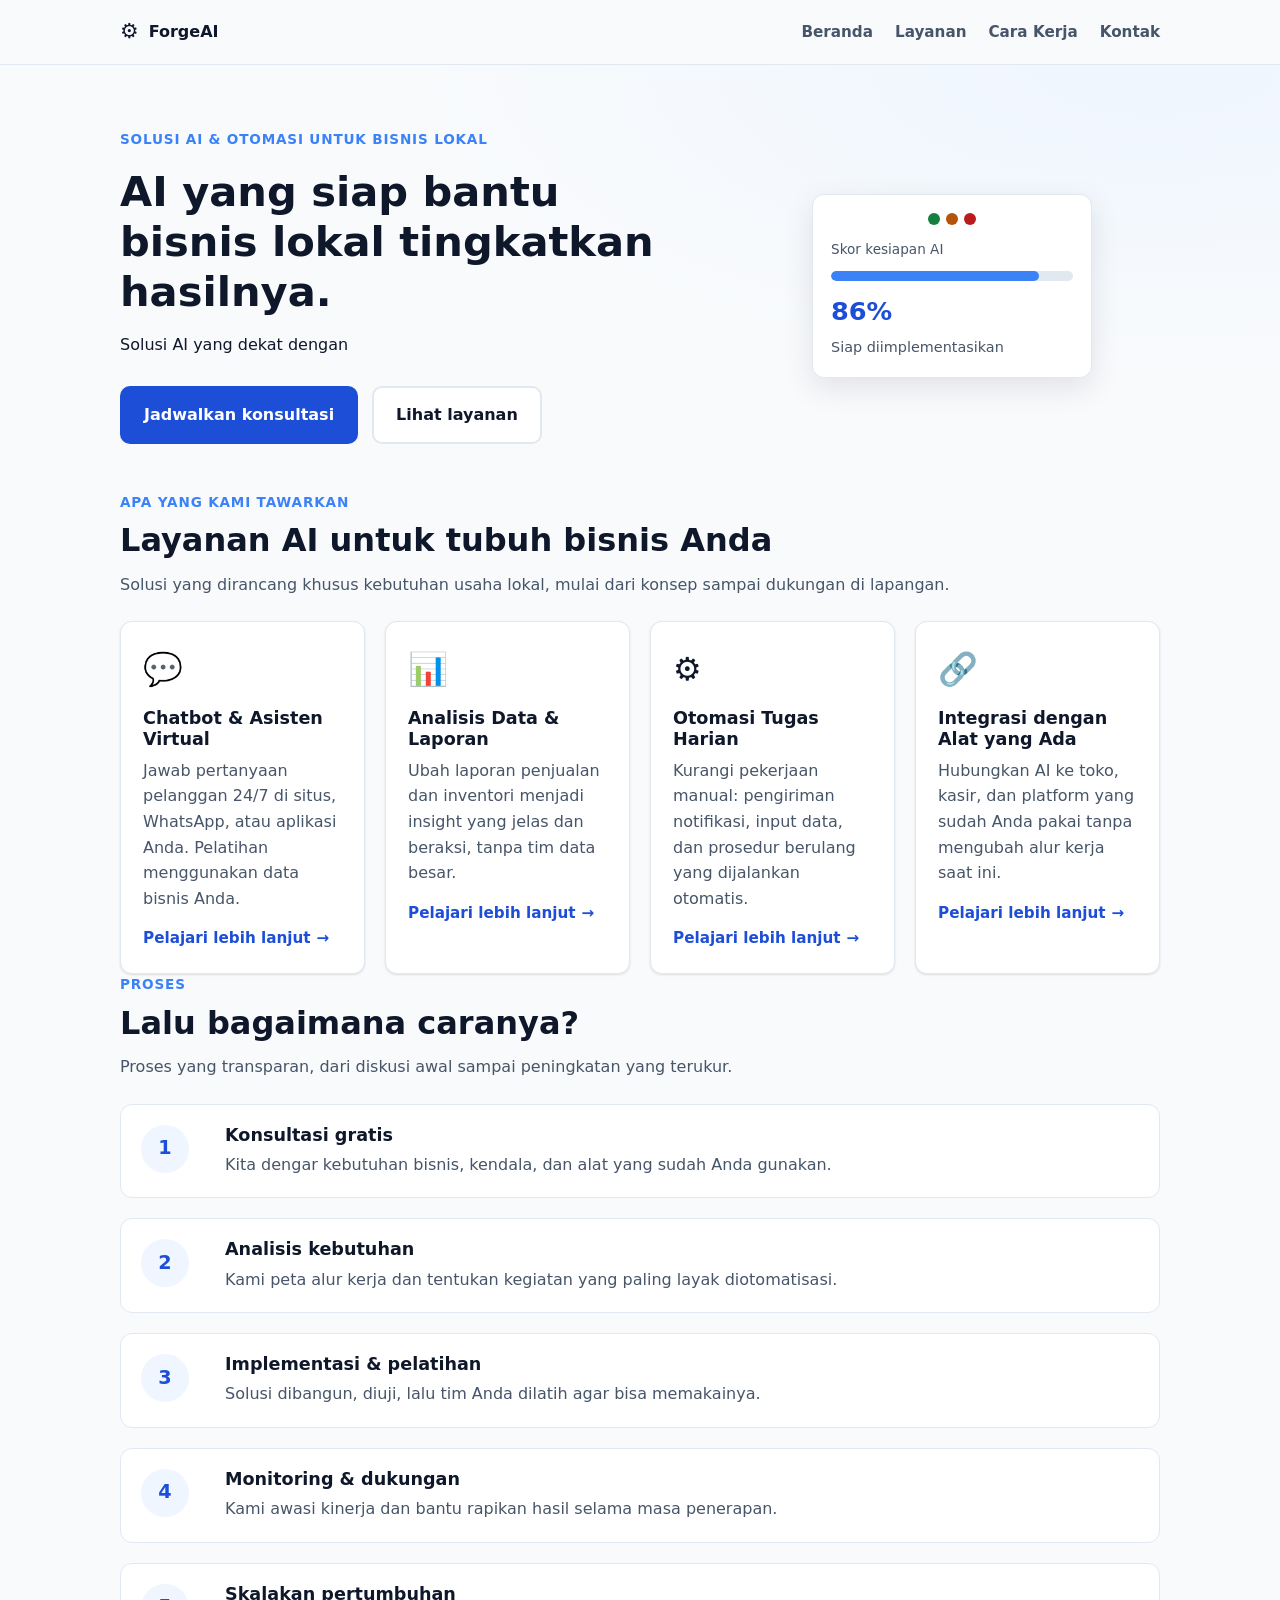
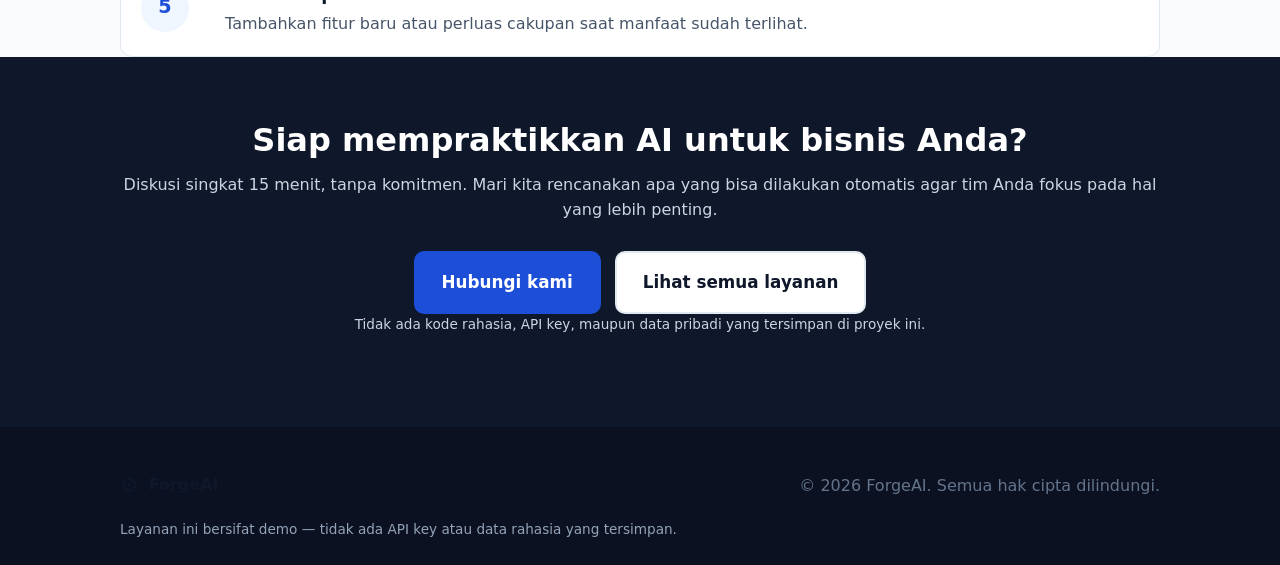
<file: index.html>
<!DOCTYPE html>
<html lang="id">
<head>
  <meta charset="UTF-8">
  <meta name="viewport" content="width=device-width, initial-scale=1.0">
  <meta name="description" content="ForgeAI — Solusi kecerdasan buatan (AI) yang siap digunakan untuk bisnis lokal. Chatbot, analisis data, otomasi, dan integrasi.">
  <title>ForgeAI — AI untuk Bisnis Lokal</title>
  <link rel="stylesheet" href="styles/main.css">
</head>
<body>
  <header class="site-header">
    <div class="container header-inner">
      <a class="brand" href="#beranda" aria-label="ForgeAI Home">
        <span class="brand-mark">⚙️</span>
        <span class="brand-name">ForgeAI</span>
      </a>
      <button class="nav-toggle" aria-label="Buka menu" aria-expanded="false" aria-controls="nav-list" type="button">
        <span class="nav-hamburger"></span>
      </button>
      <nav class="nav" id="nav-list" aria-label="Utama">
        <ul>
          <li><a href="#beranda">Beranda</a></li>
          <li><a href="#layanan">Layanan</a></li>
          <li><a href="#cara-kerja">Cara Kerja</a></li>
          <li><a href="#kontak">Kontak</a></li>
        </ul>
      </nav>
    </div>
  </header>

  <section class="hero" id="beranda">
    <div class="container hero-inner">
      <div class="hero-copy">
        <p class="eyebrow">Solusi AI &amp; Otomasi untuk Bisnis Lokal</p>
        <h1>AI yang siap bantu bisnis lokal <strong>tingkatkan</strong> hasilnya.</h1>
        <p class="lede">
          Chatbot pintar, analisis data, otomasi tugas, dan integrasi dengan alat yang sudah
          Anda pakai. Implementasi cepat, tetap di lingkungan Anda.
        </p>
        <div class="hero-actions">
          <a class="btn btn-primary" href="#cara-kerja">Jadwalkan konsultasi</a>
          <a class="btn btn-secondary" href="#layanan">Lihat layanan</a>
        </div>
      </div>
      <div class="hero-visual" aria-hidden="true">
        <div class="mock-card">
          <div class="mock-card-top">
            <span class="dot dot-green"></span>
            <span class="dot dot-amber"></span>
            <span class="dot dot-red"></span>
          </div>
          <div class="mock-card-body">
            <p class="mock-label">Skor kesiapan AI</p>
            <div class="mock-bar">
              <div class="mock-bar-fill" style="width: 86%;"></div>
            </div>
            <p class="mock-value">86%</p>
            <p class="mock-sub">Siap diimplementasikan</p>
          </div>
        </div>
      </div>
    </div>
  </section>

  <section class="services" id="layanan">
    <div class="container">
      <div class="section-head">
        <p class="eyebrow">Apa yang kami tawarkan</p>
        <h2>Layanan AI untuk tubuh bisnis Anda</h2>
        <p class="section-sub">
          Solusi yang dirancang khusus kebutuhan usaha lokal, mulai dari konsep sampai
          dukungan di lapangan.
        </p>
      </div>
      <div class="card-grid">
        <article class="card">
          <div class="card-icon">💬</div>
          <h3>Chatbot &amp; Asisten Virtual</h3>
          <p>
            Jawab pertanyaan pelanggan 24/7 di situs, WhatsApp, atau aplikasi Anda.
            Pelatihan menggunakan data bisnis Anda.
          </p>
          <a class="card-link" href="#cara-kerja">Pelajari lebih lanjut <span>→</span></a>
        </article>
        <article class="card">
          <div class="card-icon">📊</div>
          <h3>Analisis Data &amp; Laporan</h3>
          <p>
            Ubah laporan penjualan dan inventori menjadi insight yang jelas dan
            beraksi, tanpa tim data besar.
          </p>
          <a class="card-link" href="#cara-kerja">Pelajari lebih lanjut <span>→</span></a>
        </article>
        <article class="card">
          <div class="card-icon">⚙️</div>
          <h3>Otomasi Tugas Harian</h3>
          <p>
            Kurangi pekerjaan manual: pengiriman notifikasi, input data, dan
            prosedur berulang yang dijalankan otomatis.
          </p>
          <a class="card-link" href="#cara-kerja">Pelajari lebih lanjut <span>→</span></a>
        </article>
        <article class="card">
          <div class="card-icon">🔗</div>
          <h3>Integrasi dengan Alat yang Ada</h3>
          <p>
            Hubungkan AI ke toko, kasir, dan platform yang sudah Anda pakai
            tanpa mengubah alur kerja saat ini.
          </p>
          <a class="card-link" href="#cara-kerja">Pelajari lebih lanjut <span>→</span></a>
        </article>
      </div>
    </div>
  </section>

  <section class="workflow" id="cara-kerja">
    <div class="container">
      <div class="section-head">
        <p class="eyebrow">Proses</p>
        <h2>Lalu bagaimana caranya?</h2>
        <p class="section-sub">
          Proses yang transparan, dari diskusi awal sampai peningkatan yang terukur.
        </p>
      </div>
      <ol class="steps">
        <li class="step">
          <div class="step-num">1</div>
          <div class="step-body">
            <h3>Konsultasi gratis</h3>
            <p>
              Kita dengar kebutuhan bisnis, kendala, dan alat yang sudah Anda gunakan.
            </p>
          </div>
        </li>
        <li class="step">
          <div class="step-num">2</div>
          <div class="step-body">
            <h3>Analisis kebutuhan</h3>
            <p>
              Kami peta alur kerja dan tentukan kegiatan yang paling layak diotomatisasi.
            </p>
          </div>
        </li>
        <li class="step">
          <div class="step-num">3</div>
          <div class="step-body">
            <h3>Implementasi &amp; pelatihan</h3>
            <p>
              Solusi dibangun, diuji, lalu tim Anda dilatih agar bisa memakainya.
            </p>
          </div>
        </li>
        <li class="step">
          <div class="step-num">4</div>
          <div class="step-body">
            <h3>Monitoring &amp; dukungan</h3>
            <p>
              Kami awasi kinerja dan bantu rapikan hasil selama masa penerapan.
            </p>
          </div>
        </li>
        <li class="step">
          <div class="step-num">5</div>
          <div class="step-body">
            <h3>Skalakan pertumbuhan</h3>
            <p>
              Tambahkan fitur baru atau perluas cakupan saat manfaat sudah terlihat.
            </p>
          </div>
        </li>
      </ol>
    </div>
  </section>

  <section class="cta" id="kontak">
    <div class="container cta-inner">
      <h2>Siap mempraktikkan AI untuk bisnis Anda?</h2>
      <p>
        Diskusi singkat 15 menit, tanpa komitmen. Mari kita rencanakan apa yang bisa
        dilakukan otomatis agar tim Anda fokus pada hal yang lebih penting.
      </p>
      <div class="cta-actions">
        <a class="btn btn-primary btn-lg" href="mailto:hi@forgeai.example">Hubungi kami</a>
        <a class="btn btn-secondary btn-lg" href="#layanan">Lihat semua layanan</a>
      </div>
      <p class="cta-note">Tidak ada kode rahasia, API key, maupun data pribadi yang tersimpan di proyek ini.</p>
    </div>
  </section>

  <footer class="site-footer">
    <div class="container">
      <div class="footer-inner">
        <a class="brand" href="#beranda">
          <span class="brand-mark">⚙️</span>
          <span class="brand-name">ForgeAI</span>
        </a>
        <p class="footer-copy">&copy; 2026 ForgeAI. Semua hak cipta dilindungi.</p>
        <p class="footer-note">Layanan ini bersifat demo — tidak ada API key atau data rahasia yang tersimpan.</p>
      </div>
    </div>
  </footer>

  <button class="back-to-top" aria-label="Kembali ke atas" type="button">↑</button>

  <script src="scripts/main.js"></script>
</body>
</html>
</file>
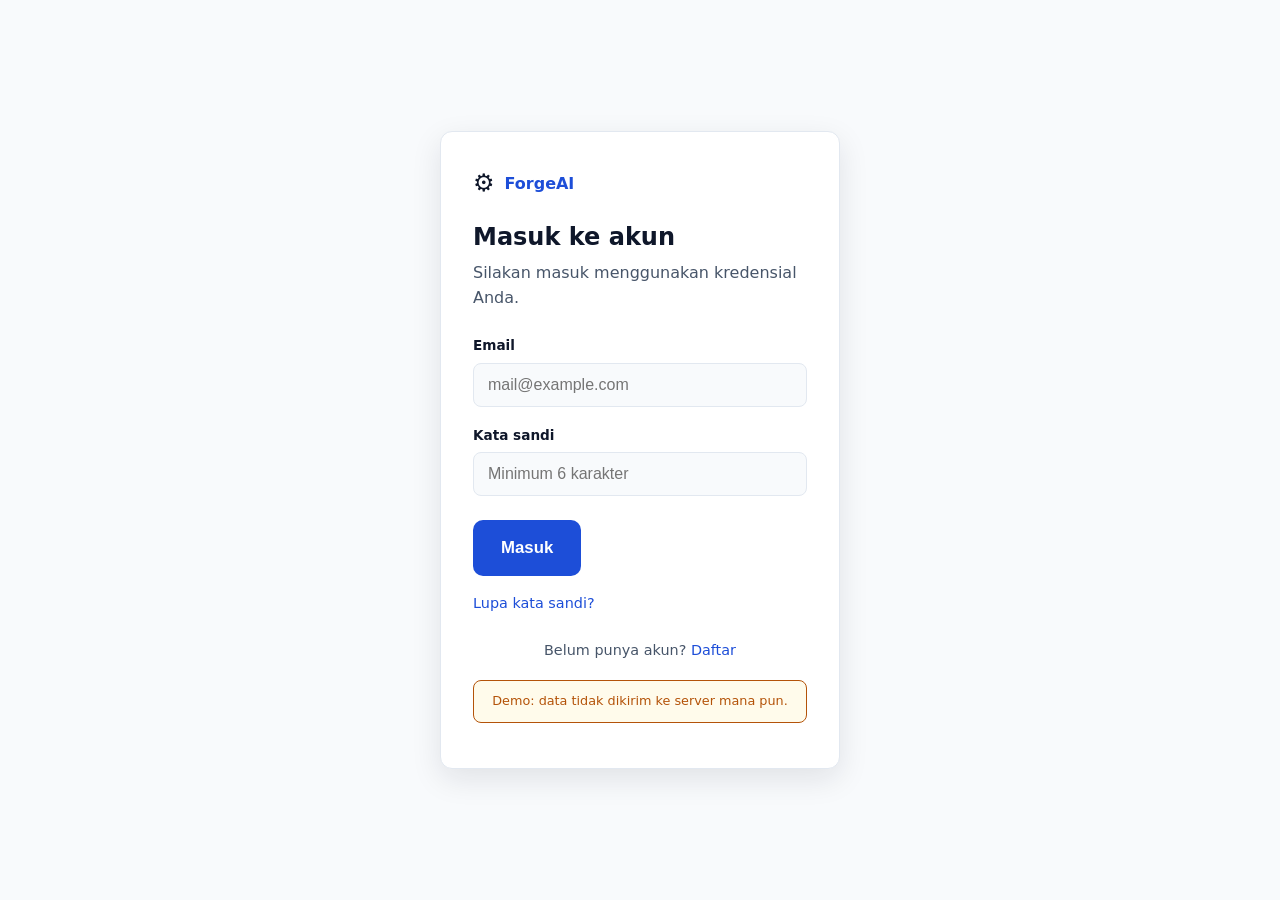
<file: login.html>
<!DOCTYPE html>
<html lang="id">
<head>
  <meta charset="UTF-8">
  <meta name="viewport" content="width=device-width, initial-scale=1.0">
  <meta name="description" content="ForgeAI — Login ke akun">
  <title>Login — ForgeAI</title>
  <link rel="stylesheet" href="styles/main.css">
  <style>
    /* ---------- Login page ---------- */
    .login-wrapper {
      min-height: 100vh;
      display: flex;
      align-items: center;
      justify-content: center;
      padding: 24px;
      background: var(--bg);
    }

    .login-card {
      width: 100%;
      max-width: 400px;
      background: var(--surface);
      border: 1px solid var(--border);
      border-radius: var(--radius);
      box-shadow: var(--shadow-lg);
      padding: 32px;
    }

    .login-brand {
      display: flex;
      align-items: center;
      gap: 10px;
      margin-bottom: 20px;
    }

    .login-brand .brand-mark { font-size: 1.5rem; }
    .login-brand .brand-name { font-weight: 800; color: var(--primary); }

    .login-card h1 {
      margin: 0 0 8px;
      font-size: 1.5rem;
    }

    .login-card .lede {
      margin: 0 0 24px;
      color: var(--text-muted);
    }

    .field { margin-bottom: 18px; }

    .field label {
      display: block;
      font-size: 0.85rem;
      font-weight: 700;
      margin-bottom: 6px;
      color: var(--text);
    }

    .field input {
      width: 100%;
      padding: 12px 14px;
      border: 1px solid var(--border);
      border-radius: 8px;
      font-size: 1rem;
      color: var(--text);
      background: var(--bg);
      transition: border-color 0.2s, box-shadow 0.2s;
    }

    .field input:focus {
      outline: none;
      border-color: var(--primary);
      box-shadow: 0 0 0 3px var(--accent-soft);
    }

    .field input.invalid {
      border-color: var(--red);
      box-shadow: 0 0 0 3px var(--red-soft);
    }

    .field .error {
      margin: 6px 0 0;
      font-size: 0.8rem;
      color: var(--red);
    }

    .login-actions { margin-top: 24px; }

    .login-card .forgot {
      display: block;
      margin-top: 16px;
      font-size: 0.9rem;
      color: var(--primary);
      text-decoration: none;
    }

    .login-card .forgot:hover { text-decoration: underline; }

    .login-footer {
      margin-top: 24px;
      text-align: center;
      font-size: 0.9rem;
      color: var(--text-muted);
    }

    .login-footer a {
      color: var(--primary);
      text-decoration: none;
    }

    .login-footer a:hover { text-decoration: underline; }

    .demo-note {
      margin-top: 18px;
      padding: 10px 12px;
      background: var(--amber-soft);
      border: 1px solid var(--amber);
      border-radius: 8px;
      font-size: 0.8rem;
      color: var(--amber);
      text-align: center;
    }
  </style>
</head>
<body>
  <main class="login-wrapper">
    <div class="login-card">
      <div class="login-brand">
        <span class="brand-mark">⚙️</span>
        <span class="brand-name">ForgeAI</span>
      </div>

      <h1>Masuk ke akun</h1>
      <p class="lede">Silakan masuk menggunakan kredensial Anda.</p>

      <form id="login-form" novalidate>
        <div class="field">
          <label for="email">Email</label>
          <input
            id="email"
            name="email"
            type="email"
            autocomplete="username"
            placeholder="mail@example.com"
            required
          >
          <p class="error" id="email-error" hidden>Format email tidak valid.</p>
        </div>

        <div class="field">
          <label for="password">Kata sandi</label>
          <input
            id="password"
            name="password"
            type="password"
            autocomplete="current-password"
            placeholder="Minimum 6 karakter"
            required
            minlength="6"
          >
          <p class="error" id="password-error" hidden>Kata sandi minimal 6 karakter.</p>
        </div>

        <div class="login-actions">
          <button type="submit" class="btn btn-primary btn-lg">Masuk</button>
        </div>
      </form>

      <p class="forgot"><a href="#lupa">Lupa kata sandi?</a></p>

      <p class="login-footer">
        Belum punya akun? <a href="#">Daftar</a>
      </p>

      <p class="demo-note">Demo: data tidak dikirim ke server mana pun.</p>
    </div>
  </main>

  <script>
    (function () {
      "use strict";
      var form = document.getElementById("login-form");
      var email = document.getElementById("email");
      var password = document.getElementById("password");
      var emailError = document.getElementById("email-error");
      var passwordError = document.getElementById("password-error");

      function showError(el, errorEl) {
        el.classList.add("invalid");
        errorEl.hidden = false;
      }

      function clearError(el, errorEl) {
        el.classList.remove("invalid");
        errorEl.hidden = true;
      }

      form.addEventListener("submit", function (e) {
        e.preventDefault();
        var valid = true;

        clearError(email, emailError);
        clearError(password, passwordError);

        if (!email.value.trim() || !/^[^\s@]+@[^\s@]+\.[^\s@]+$/.test(email.value.trim())) {
          showError(email, emailError);
          valid = false;
        }
        if (!password.value || password.value.length < 6) {
          showError(password, passwordError);
          valid = false;
        }

        if (!valid) return;

        // Demo only — no backend is connected. In a real app this would POST
        // to an API and redirect on success.
        var btn = form.querySelector("button[type=submit]");
        btn.textContent = "Memproses…";
        btn.disabled = true;
        window.setTimeout(function () {
          btn.textContent = "Masuk";
          btn.disabled = false;
          alert("Login demo berhasil (tanpa backend). Uji coba dalam wujud statis saja.");
        }, 600);
      });
    })();
  </script>
</body>
</html>
</file>
<file: styles/main.css>
:root {
  --bg: #f8fafc;
  --surface: #ffffff;
  --text: #0f172a;
  --text-muted: #475569;
  --primary: #1d4ed8;
  --primary-hover: #1e40af;
  --accent: #3b82f6;
  --accent-soft: #eff6ff;
  --border: #e2e8f0;
  --green: #15803d;
  --green-soft: #f0fdf4;
  --amber: #b45309;
  --amber-soft: #fffbeb;
  --red: #b91c1c;
  --radius: 12px;
  --shadow: 0 1px 3px rgba(15, 23, 42, 0.08), 0 1px 2px rgba(15, 23, 42, 0.04);
  --shadow-lg: 0 10px 30px rgba(15, 23, 42, 0.10);
  --font: "Segoe UI", system-ui, -apple-system, sans-serif;
}

* { box-sizing: border-box; }

html { scroll-behavior: smooth; }

body {
  margin: 0;
  font-family: var(--font);
  color: var(--text);
  background: var(--bg);
  line-height: 1.6;
  -webkit-font-smoothing: antialiased;
}

img { max-width: 100%; display: block; }

a { color: var(--primary); text-decoration: none; }
a:hover { color: var(--accent); }

.container {
  width: 100%;
  max-width: 1080px;
  margin: 0 auto;
  padding: 0 20px;
}

.eyebrow {
  margin: 0 0 8px;
  font-size: 0.85rem;
  font-weight: 700;
  letter-spacing: 0.06em;
  text-transform: uppercase;
  color: var(--accent);
}

h1, h2, h3 { line-height: 1.2; margin: 0 0 12px; }
h1 { font-size: clamp(1.7rem, 4vw, 2.6rem); }
h2 { font-size: clamp(1.4rem, 3vw, 2rem); }
h3 { font-size: 1.1rem; }

.section-sub { color: var(--text-muted); margin: 0 0 24px; }

/* ---------- Header ---------- */
.site-header {
  position: sticky;
  top: 0;
  z-index: 50;
  background: rgba(248, 250, 252, 0.92);
  backdrop-filter: blur(8px);
  border-bottom: 1px solid var(--border);
}

.header-inner {
  display: flex;
  align-items: center;
  justify-content: space-between;
  height: 64px;
}

.brand {
  display: flex;
  align-items: center;
  gap: 10px;
  font-weight: 800;
  color: var(--text);
  min-width: 160px;
}

.brand-mark { font-size: 1.3rem; }

.nav ul {
  list-style: none;
  margin: 0;
  padding: 0;
  display: flex;
  gap: 22px;
}

.nav a {
  color: var(--text-muted);
  font-weight: 600;
  font-size: 0.95rem;
}
.nav a:hover { color: var(--text); }

.nav-toggle {
  display: none;
  align-items: center;
  justify-content: center;
  width: 40px;
  height: 40px;
  border: 1px solid var(--border);
  background: var(--surface);
  border-radius: 8px;
  cursor: pointer;
}

/* ---------- Hero ---------- */
.hero {
  padding: 64px 0 48px;
  background:
    radial-gradient(1200px 500px at 90% 0%, var(--accent-soft), transparent 60%),
    var(--bg);
}

.hero-inner {
  display: flex;
  align-items: center;
  gap: 40px;
}

.hero-copy { flex: 1 1 55%; }
.hero-visual { flex: 0 0 40%; }

.eyebrow + h1 { margin-top: 16px; }

.hero-actions { display: flex; flex-wrap: wrap; gap: 14px; margin-top: 28px; }

.btn {
  display: inline-block;
  padding: 14px 22px;
  border-radius: 10px;
  font-weight: 700;
  font-size: 1rem;
  border: 2px solid transparent;
  cursor: pointer;
  transition: background 0.2s, color 0.2s, border-color 0.2s;
}

.btn-primary {
  background: var(--primary);
  color: #fff;
}
.btn-primary:hover { background: var(--primary-hover); }

.btn-secondary {
  background: var(--surface);
  color: var(--text);
  border-color: var(--border);
}
.btn-secondary:hover {
  border-color: var(--primary);
  color: var(--primary);
}

.btn-lg { padding: 16px 26px; font-size: 1.05rem; }

.hero-visual {
  display: flex;
  justify-content: center;
  align-items: center;
}

.mock-card {
  width: 100%;
  max-width: 280px;
  background: var(--surface);
  border: 1px solid var(--border);
  border-radius: var(--radius);
  box-shadow: var(--shadow-lg);
  padding: 18px;
  text-align: center;
}

.mock-card-top {
  display: flex;
  justify-content: center;
  gap: 6px;
  margin-bottom: 14px;
}

.dot {
  width: 12px;
  height: 12px;
  border-radius: 50%;
  display: inline-block;
}

.dot-green { background: var(--green); }
.dot-amber { background: var(--amber); }
.dot-red { background: var(--red); }

.mock-card-body { text-align: left; }

.mock-label { margin: 0 0 10px; font-size: 0.85rem; color: var(--text-muted); }

.mock-bar {
  height: 10px;
  background: var(--border);
  border-radius: 999px;
  overflow: hidden;
}

.mock-bar-fill {
  height: 100%;
  background: var(--accent);
  border-radius: 999px;
  transition: width 0.6s ease;
}

.mock-value {
  margin: 10px 0 4px;
  font-size: 1.6rem;
  font-weight: 800;
  color: var(--primary);
}

.mock-sub { margin: 0; font-size: 0.9rem; color: var(--text-muted); }

/* ---------- Cards ---------- */
.card-grid {
  display: grid;
  grid-template-columns: 1fr;
  gap: 20px;
}

.card {
  background: var(--surface);
  border: 1px solid var(--border);
  border-radius: var(--radius);
  padding: 22px;
  box-shadow: var(--shadow);
  transition: transform 0.2s, box-shadow 0.2s;
}

.card:hover { transform: translateY(-3px); box-shadow: var(--shadow-lg); }

.card-icon { font-size: 2rem; margin-bottom: 12px; }

.card h3 { margin-bottom: 8px; }

.card p { margin: 0 0 14px; color: var(--text-muted); }

.card-link {
  display: inline-flex;
  align-items: center;
  gap: 6px;
  font-weight: 700;
  font-size: 0.95rem;
}

/* ---------- Workflow ---------- */
.steps {
  list-style: none;
  margin: 0;
  padding: 0;
  display: flex;
  flex-direction: column;
  gap: 20px;
}

.step {
  display: grid;
  grid-template-columns: auto 1fr;
  gap: 20px;
  align-items: start;
  padding: 20px;
  border: 1px solid var(--border);
  border-radius: var(--radius);
  background: var(--surface);
}

.step-num {
  display: flex;
  align-items: center;
  justify-content: center;
  width: 48px;
  height: 48px;
  border-radius: 50%;
  background: var(--accent-soft);
  color: var(--primary);
  font-weight: 800;
  font-size: 1.2rem;
}

.step-body h3 { margin-bottom: 6px; }

.step-body p { margin: 0; color: var(--text-muted); }

/* ---------- CTA ---------- */
.cta {
  background: var(--text);
  color: #fff;
  padding: 64px 0;
}

.cta-inner { text-align: center; }

.cta-inner h2 { color: #fff; }

.cta-inner p { color: #cbd5e1; margin: 0 0 28px; }

.cta-actions { display: flex; flex-wrap: wrap; gap: 14px; justify-content: center; }

.cta-note {
  margin-top: 22px;
  font-size: 0.85rem;
  color: #94a3b8;
}

/* ---------- Footer ---------- */
.site-footer {
  background: #0b1121;
  color: #94a3b8;
  padding: 40px 0 24px;
}

.footer-inner {
  display: flex;
  flex-wrap: wrap;
  align-items: center;
  justify-content: space-between;
  gap: 16px;
}

.footer-copy { margin: 6px 0 4px; color: #64748b; }

.footer-note { margin: 0; font-size: 0.85rem; }

/* ---------- Back to top ---------- */
.back-to-top {
  position: fixed;
  bottom: 24px;
  right: 24px;
  width: 48px;
  height: 48px;
  border-radius: 50%;
  border: 1px solid var(--border);
  background: var(--surface);
  color: var(--text);
  font-size: 1.2rem;
  cursor: pointer;
  box-shadow: var(--shadow);
  display: none;
  z-index: 49;
}

/* ---------- Responsive ---------- */
@media (min-width: 576px) {
  .hero-inner { gap: 48px; }
  .hero-visual { flex: 0 0 40%; }
}

@media (min-width: 768px) {
  .step { grid-template-columns: 64px 1fr; }

  .card-grid {
    grid-template-columns: repeat(2, 1fr);
  }
}

@media (min-width: 1024px) {
  .card-grid { grid-template-columns: repeat(4, 1fr); }
}

/* ---------- Mobile menu ---------- */
@media (max-width: 767px) {
  .nav-toggle { display: flex; }

  .nav {
    position: fixed;
    top: 0;
    right: 0;
    width: 280px;
    max-width: 80vw;
    height: 100vh;
    max-height: 80vh;
    overflow-y: auto;
    background: var(--surface);
    border-left: 1px solid var(--border);
    box-shadow: var(--shadow-lg);
    transform: translateX(100%);
    transition: transform 0.25s ease;
    padding: 96px 20px 24px;
  }

  .nav.open { transform: translateX(0); }

  .nav ul {
    flex-direction: column;
    gap: 18px;
  }

  .hero { padding: 48px 0 40px; }
}

/* ---------- Utilities hidden ---------- */
.sr-only {
  position: absolute;
  width: 1px;
  height: 1px;
  padding: 0;
  margin: -1px;
  overflow: hidden;
  clip: rect(0, 0, 0, 0);
  white-space: nowrap;
}
</file>
